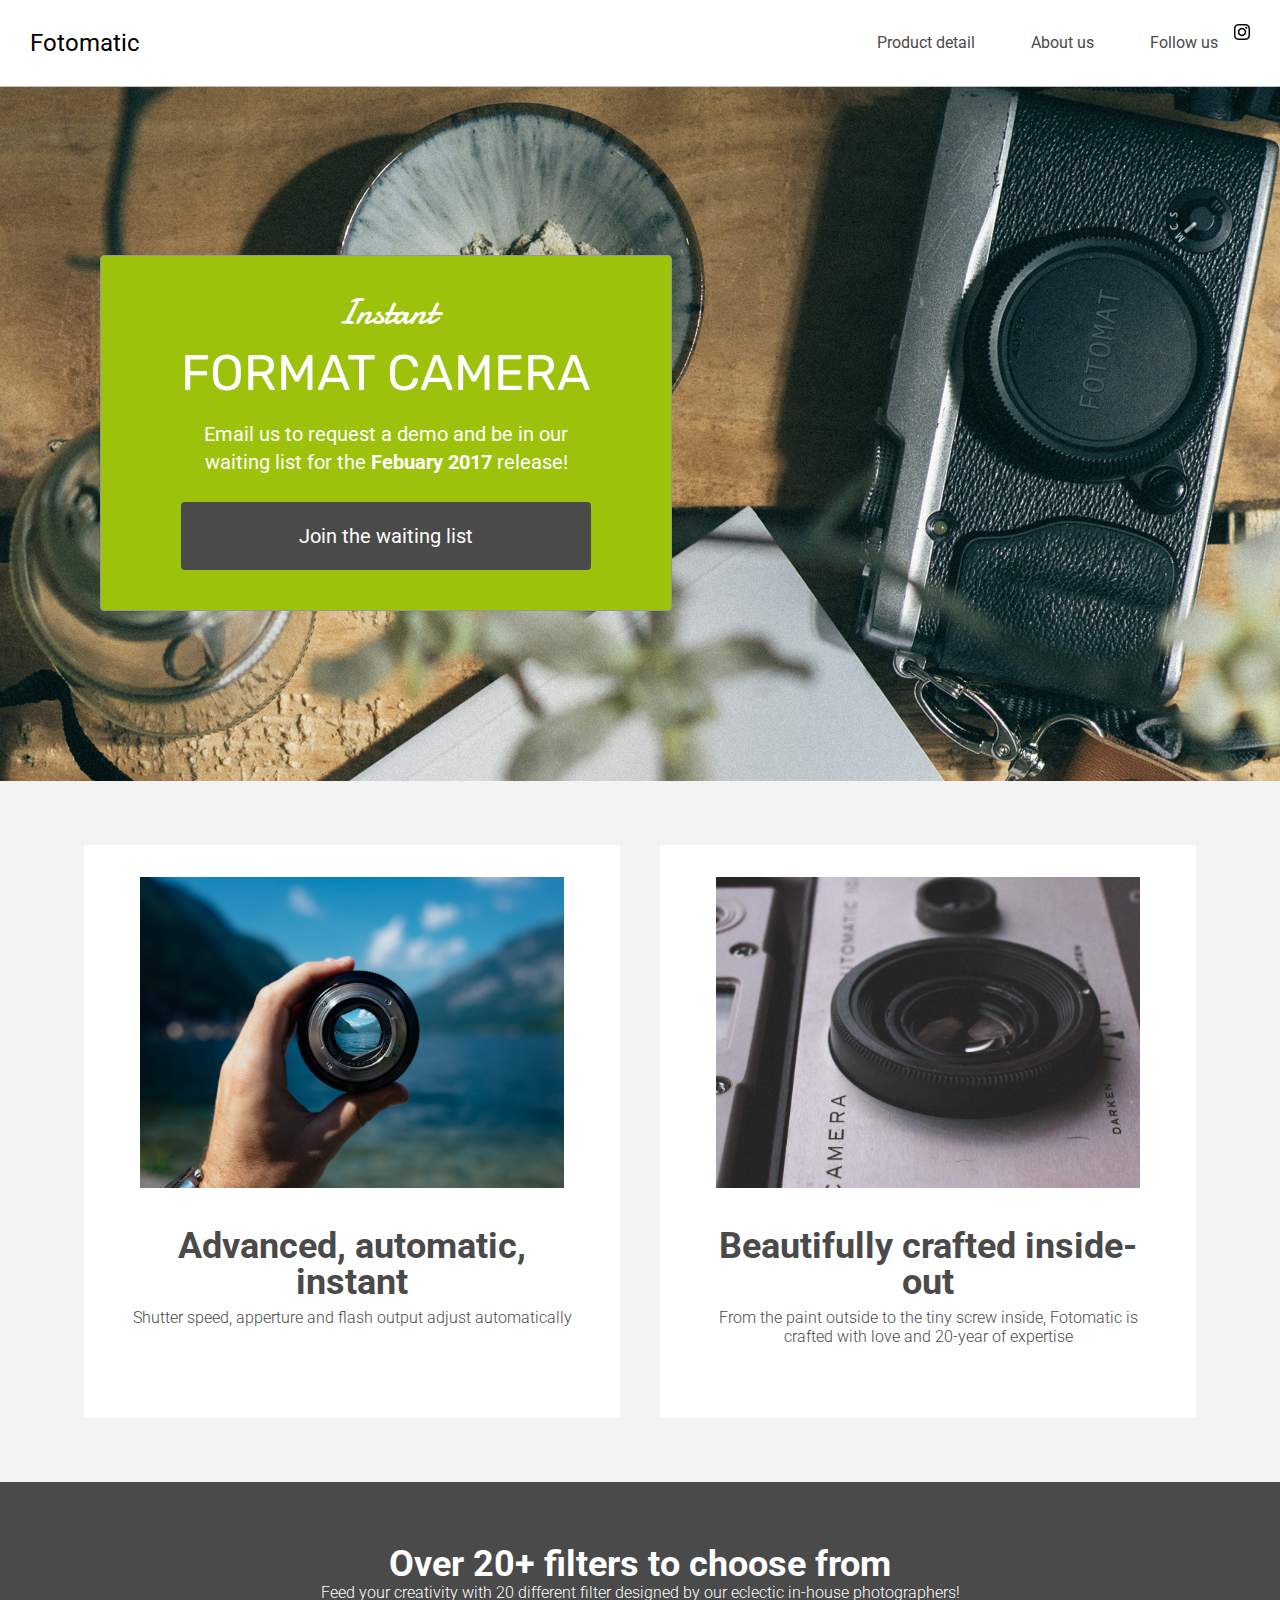
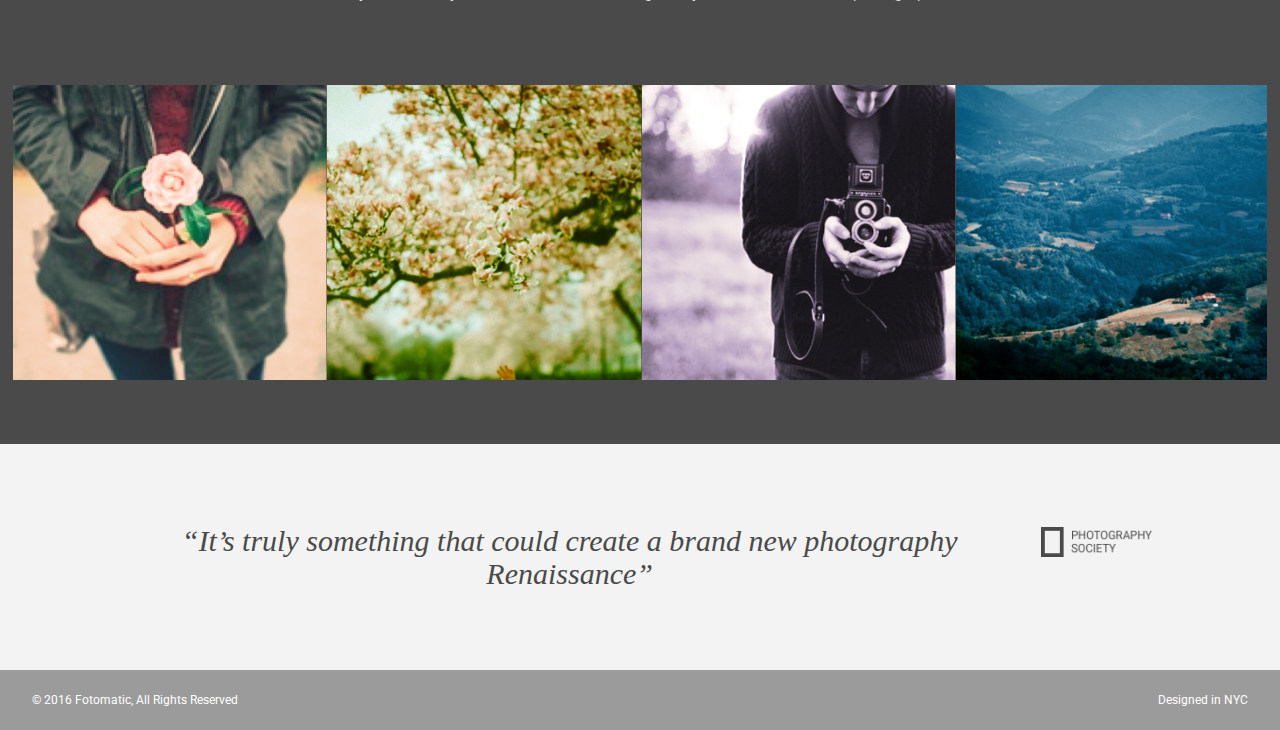
<file: Fotomatic/index.html>
<!--CODECADEMY:   Building Websites From Scratch
    UNIT:         06 (Days 1 - 3)
    PROJECT:      "Fotomatic"
    DESCRIPTION:
      In this unguided project you will fix a broken version of a responsive website called Fotomatic. You will update it to look and work exactly the same as the specs do. Download the broken code here and the specs here. You can also see a working version of the final product here.

    TOP TIPS:
      1. Key Mindset to all CSS postitioning problems:
            Important to break each component down into smaller components until you are working with a problem you've
            seen before and know how to solve. This mindset is the key to all CSS positioning problems.
      2. Debuggin:
            As you fix Fotomatic's bugs, remember to use the skills you acquired in the Chrome       DevTools article to help you decipher and update the site's CSS. Chrome DevTools are essential for debugging ; they allow you to view current style values, toggle rules, and test different rule values.
-->
<!DOCTYPE html>
<html>
<head>
  <link href="https://fonts.googleapis.com/css?family=Damion" rel="stylesheet">
  <link href="https://fonts.googleapis.com/css?family=Rubik" rel="stylesheet">
  <link href="https://fonts.googleapis.com/css?family=Roboto:300,400,600,700" rel="stylesheet">
  <!--load reset styling first!-->
  <link rel="stylesheet" href="./resources/css/reset.css">
  <link rel="stylesheet" href="./resources/css/style.css">
</head>
<body>
  <!-- Header -->
  <header>
    <div class="content">
      <a href="index.html" class="desktop logo">Fotomatic</a>
      <nav class="desktop">
        <ul>
          <li><a href="#">Product detail</a></li>
          <li><a href="#">About us</a></li>
          <li><a href="https://www.instagram.com/">Follow us <img class="icon" src="./resources/images/instagram.png"></a></li>
        </ul>
      </nav>
      <nav class="mobile">
        <ul>
          <li><a href="#"><img src="./resources/images/ic-logo.svg"></a></li>
          <li><a href="#"><img src="./resources/images/ic-product-detail.svg"></a></li>
          <li><a href="#"><img src="./resources/images/ic-about-us.svg"></a></li>
          <div class="btn-container"
            <li><a href="#" class="button">Join us</a></li>
          </div>
        </ul>
      </nav>
    </div>
  </header>

  <!-- Main Content -->
  <div class="main-content">

    <!-- Sign Up Section -->
    <div id="sign-up-section" class="banner">
      <div id="sign-up-cta">
        <div class="content center">
          <div class="header">
            <h2 class="cursive">Instant</h2>
            <h1 class="striking">FORMAT CAMERA</h1>
          </div>
          <div class="email">
            <span>
              Email us to request a demo and be in our waiting list for the <strong>Febuary 2017</strong> release!
            </span>
            <div class="button">Join the waiting list</div>
          </div>
        </div>
      </div>
    </div>

    <!-- Features Section -->
    <div id="features-section">
      <div class="feature">
        <div class="center">
          <div class="image-container">
            <img src="./resources/images/feature-1.png" />
          </div>
          <div class="content">
            <h2>Advanced, automatic, instant</h2>
            <h3>Shutter speed, apperture and flash output adjust automatically</h3>
          </div>
        </div>
      </div>
      <div class="feature">
        <div class="center">
          <div class="image-container">
            <img src="./resources/images/feature-2.png" />
          </div>
          <div class="content">
            <h2>Beautifully crafted inside-out</h2>
            <h3>From the paint outside to the tiny screw inside, Fotomatic is crafted with love and 20-year of expertise</h3>
          </div>
        </div>
      </div>
    </div>

    <!-- Filters Section -->
    <div id="filters-section">
      <div class="content center">
        <h2>Over 20+ filters to choose from</h2>
        <h3>Feed your creativity with 20 different filter designed by our eclectic in-house photographers!</h3>
      </div>
      <div class="images-container">
        <div class="image-container">
          <img src="./resources/images/filter-1.png" />
        </div>
        <div class="image-container">
          <img src="./resources/images/filter-2.png" />
        </div>
        <div class="image-container">
          <img src="./resources/images/filter-3.png" />
        </div>
        <div class="image-container extra">
          <img src="./resources/images/filter-4.png" />
        </div>
      </div>
    </div>

    <!-- Quotes Section -->
    <div id="quotes-section">
      <div class="content center">
        <span class="quote">“It’s truly something that could create a brand new photography Renaissance”</span>
        <img class="quote-citation" src="./resources/images/photography-logo.png" />
      </div>
    </div>

    <!-- Footer -->
    <footer>
      <div class="content">
        <span class="copyright">© 2016  Fotomatic, All Rights Reserved</span>
        <span class="location">Designed in NYC</span>
      </div>
    </footer>

  </div>
</body>
</html>
</file>
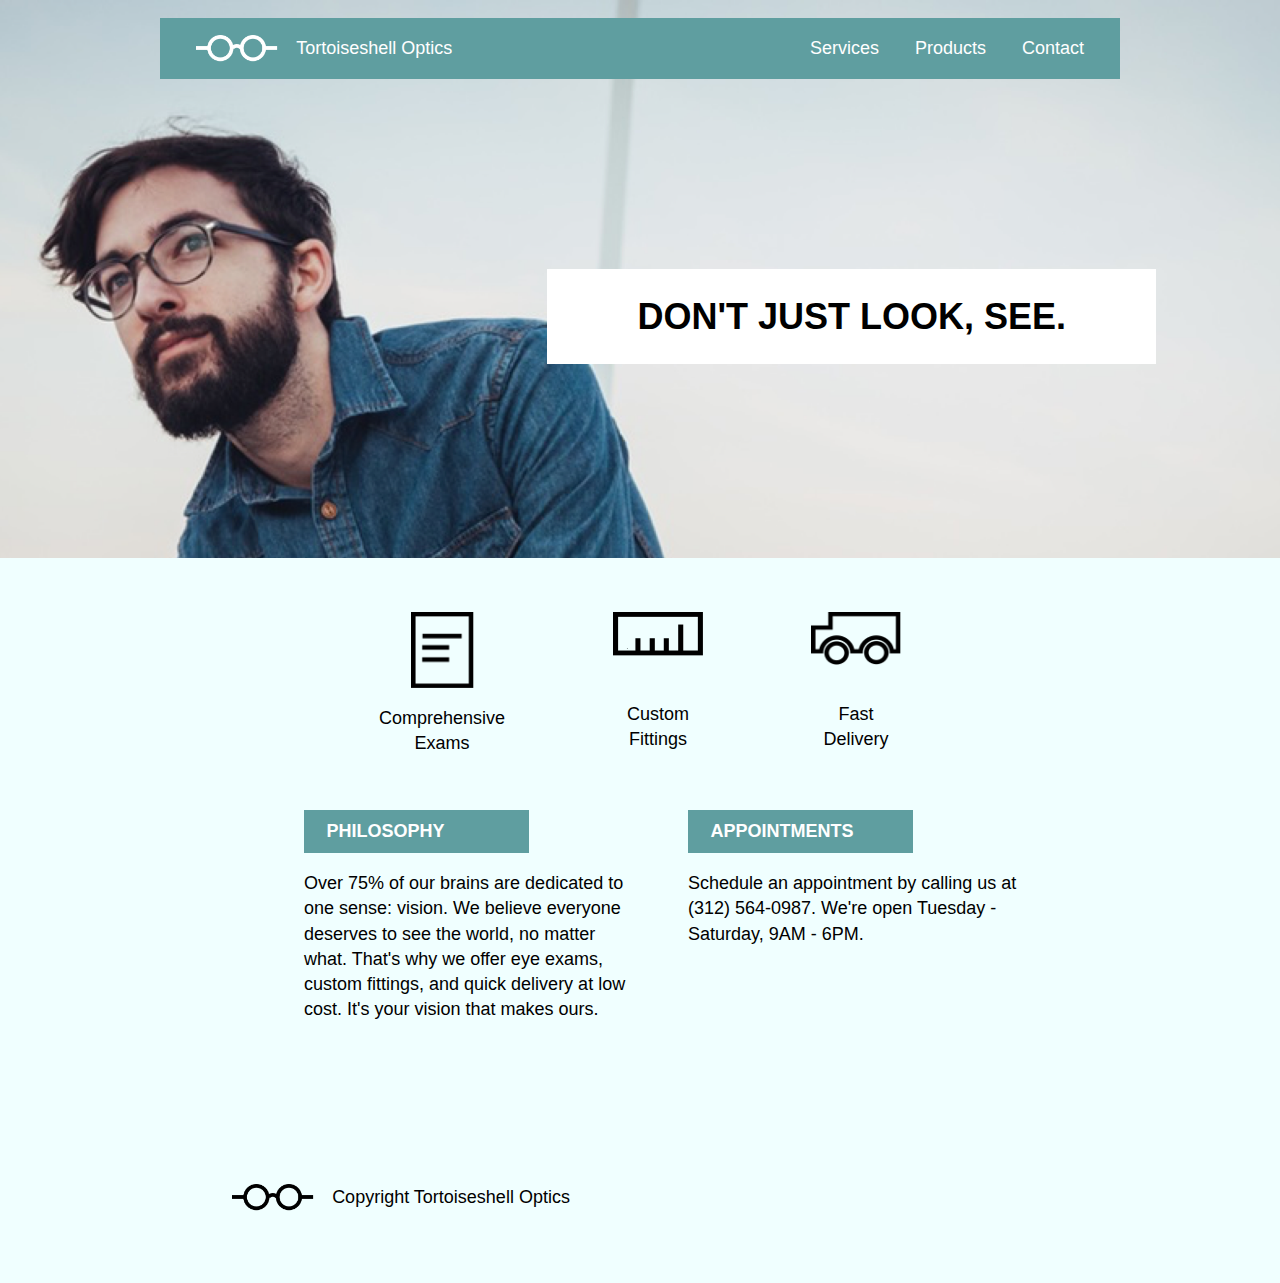
<file: TortoiseShellOptics/index.html>
<!--CODECADEMY:   Building Websites From Scratch
    UNIT:         05 (Days 10-12)
    PROJECT:      "Tortoiseshell Optics"
    DESCRIPTION:
      An unguided project to review our lessons on the Box Model, CSS Display & Position, CSS3 Flexbox (Flexible Box Layout) and Responsive Web Design (relative sizing and media queries).
      To see readme.txt for more details.

    TOP TIPS:
      1. Key Mindset to all CSS postitioning problems:
            Important to break each component down into smaller components until you are working with a problem you've
            seen before and know how to solve. This mindset is the key to all CSS positioning problems.
-->
<!DOCTYPE html>
<html>
  <head>
    <title>Tortoiseshell</title>
    <!--load reset stylesheet first-->
    <link href="./resources/css/reset.css" type="text/css" rel="stylesheet"/>
    <link href="./resources/css/style.css" type="text/css" rel="stylesheet"/>
  </head>
  <body>

    <!--MAIN BANNER (incl. logo, navigation, & welcome text)-->
    <div class="main-banner">
      <!--header with logo & navigation-->
      <div class="header">
        <div class="container">
          <div class="logo">
            <img src="./resources/images/logo-white.png" alt="glasses logo"/>
            <span>Tortoiseshell Optics</span>
          </div>
          <nav class="main-nav-bar">
            <!--default navigation bar-->
            <ul class="large-nav">
              <li><a href="#">Services</a></li>
              <li><a href="#">Products</a></li>
              <li><a href="#">Contact</a></li>
            </ul>
            <!--hidden nav (for small screens e.g.mobiles)-->
            <ul class="mobile-nav">
              <li><a href="#">Menu</a></li>
            </ul>
          </nav>
        </div>  <!--e/o .container-->
      </div>  <!--e/o .header-->

      <!--welcome text-->
      <div class="welcome-poster">
        <div class="container">
          <span>DON'T JUST LOOK, SEE.</span>
        </div>
      </div>
    </div> <!--e/o .main-banner-->

    <!--SERVICES -->
    <div class="service-gallery">
      <div class="container2">
        <div class="services">
          <div class="service">
            <div class="service-image exams">
              <a href="#"><img src="./resources/images/paper-icon.png" alt="paper icon" /></a>
            </div>
            <div class="service-description">
              <span class="line1">Comprehensive</span>
              <span class="line2">Exams</span>
            </div>        </div>
          <div id="fittings" class="service">
            <div class="service-image">
              <a href="#"><img src="./resources/images/ruler-icon.png" alt="ruler icon" /></a>
            </div>
            <div class="service-description">
              <span class="line1">Custom</span>
              <span class="line2">Fittings</span>
            </div>
          </div>
          <div id="delivery" class="service">
            <div class="service-image">
              <a href="#"><img src="./resources/images/truck-icon.png" alt="truck icon" /></a>
            </div>
            <div class="service-description">
              <span class="line1">Fast</span>
              <span class="line2">Delivery</span>
            </div>
          </div>
        </div>  <!--e/o .services-->
      </div>  <!--e/o .container-->
    </div>  <!--e/o .service-gallery-->

    <!--COMPANY INFO-->
    <div class="company-info container">
      <div class="info">
        <span class="title">PHILOSOPHY</span>
        <span class="text">
          Over 75% of our brains are dedicated to one sense: vision.
          We believe everyone deserves to see the world, no matter what.
          That's why we offer eye exams, custom fittings, and quick delivery at
          low cost.  It's your vision that makes ours.
        </span>
      </div>
      <div class="info">
        <span class="title">APPOINTMENTS</span>
        <span class="text">
          Schedule an appointment by calling us at (312) 564-0987.  We're open
          Tuesday - Saturday, 9AM - 6PM.
        </span>
      </div>
    </div>  <!--e/o .company-info-->

    <!--FOOTER-->
    <footer>
      <div class="container">
          <div class="logo">
            <img src="./resources/images/logo-black.png" alt="glasses logo"/>
            <span>Copyright Tortoiseshell Optics</span>
          </div>
      </div>
    </footer>

  </body>
</html>
</file>
<file: Fotomatic/resources/css/style.css>
/* Universal Styles */

html {
  font-family: "Roboto", sans-serif;
  font-size: 16px;      /*base font size (1rem = 16px)*/
}

.main-content {
  position: relative;
  top: 5.3125rem;       /* To offset for fixed header. */
}

.center {
  text-align: center;
}

.button {
  border-radius: 4px;
  background-color: #4a4a4a;
  color: white;
}

.image-container {
  overflow: hidden;
}

.image-container img {
  display: block;
}

@media only screen and (max-width: 760px) {
  .main-content {
    top: 2.5625rem;
  }
}

/*----------------------------------------------------------------------------------------*/
/* Header */

header {
  position: fixed;
  width: 100%;
  border-bottom: solid 1px #c6c1c1;
  background-color: white;
  z-index: 1;
}

header .content {
  display: flex;
  align-items: center;
  padding: 1.875rem;
}

header .logo {
  flex: 1;    /*flex grow = 1; logo element takes up all available screen width upon widening screen*/
  font-size: 1.5rem;
}

header nav ul {
  display: flex;
}

nav li {
  padding-left: 3.5rem;
}

nav a {
  vertical-align: bottom; /*specifies the vertical alignment of an inline or table-cell box*/
  line-height: 1.6;       /*1.6 x element's font-size (i.e. 1.4 x 1rem = 1.4 x 16px)*/
  font-size: 1rem;
  color: #4a4a4a;
}

header .icon {
  width: 1rem;
  padding-left: .75rem;
  /*vertical-align: super;*/  /*align the instagram icon slightly higher*/
  
  position: relative;         /*align the instagram icon slightly higher (removed from html flow)*/
  top: -0.5rem;               /*by this much distance up relative to where it would've been*/
}

header .mobile {
  display: none;
}


@media only screen and (max-width: 760px) { /*for TABLET screens (portrait or landscape orientation)*/
  header .desktop {
    display: none;
  }

  header .mobile {  /*mobile navigator*/
    display: block;
    width: 100%;    /*mobile navigator to take up full container (parent) width*/
  }

  header .content {
    padding: 1.5rem;  /*0.5rem 0*/
  }

  header .mobile ul {
    display: flex;
    justify-content: space-around;  /*space will nicely grow/shrink along with screen width*/
    align-items: center;
    width: 100%;
  }

  header .mobile li {
    padding: 0;
  }

  header .mobile .btn-container {
    margin-bottom: 1.25%;
  }

  header .mobile .button {
    padding: .1875rem .5rem;
    background-color: #9dc20b;
    line-height: 1.6;
    color: white;    
  }

}

@media only screen and (max-width: 450px) { /*for mobile phone screens (either portrait or landscape orientation)*/
  header .desktop {
    display: none;
  }

  header .mobile {
    display: block;
    width: 100%;
  }

  header .content {
    padding: 1.25rem;  /*1.5rem*/
  }

  header .mobile ul {
    display: flex;
    justify-content: space-around;
    align-items: center;
    width: 100%;
  }

  header .mobile li {
    padding: 0;
  }

  header .mobile .btn-container {
    margin-bottom: 2%;
  }

  header .mobile .button {
    padding: .1875rem .5rem;
    background-color: #9dc20b;
    line-height: 1.6;
    color: white;
    /*margin-bottom: 10%;*/
  }
}

/*----------------------------------------------------------------------------------------*/
/* Sign Up Section */

#sign-up-section {
  display: flex;
  justify-content: flex-start;
  align-items: flex-start;
  height: 43.5rem;      /*approx. 670px (calculated from element box element sizes)*/
  background-image: url("../images/banner-landingpage.jpg");
  background-repeat: no-repeat;
  background-size: cover;   /*proportionally scales background image to container*/
  background-position: center;

}

#sign-up-cta {  /*cta = call to action*/
  padding: 0 5rem 2.5rem 5rem;
  border: solid 1px #979797;
  border-radius: 4px;
  background-color: #9dc20b;
  margin: 10.625rem 6.25rem;    /*170px 100px;*/
}

#sign-up-cta .content {
  width: 25.625rem;
  margin-top: 2rem;
  font-family: "Roboto", sans-serif;
  font-size: 1.25rem;
  line-height: 1.4;
  color: white;
}

#sign-up-cta h1 {
  font-size: 3.125rem;
}

#sign-up-cta h2 {
  font-size: 2.25rem;
}

#sign-up-cta span strong {
  font-weight: bold;
}

#sign-up-cta .cursive {
  font-family: "Damion", cursive;
}

#sign-up-cta .striking {
  font-family: "Rubik", sans-serif;
  padding-bottom: .75rem;
}

#sign-up-cta .button {
  margin-top: 1.625rem;
  padding: 1.25rem 7.25rem;
}

@media only screen and (max-width: 760px) {
  #sign-up-section {
    align-items: center;
    justify-content: center;
    height: 28rem;
  }

  #sign-up-cta {
    position: static;
    width: auto;  /*element content width calculated automatically at full container width, less element's horizontal margins and paddings*/
    height: auto; /*element content height calculated automatically at full container width, less element's vertical margins and paddings*/
    background-color: transparent;
    border: none;
  }

  #sign-up-cta .content {
    margin-top: 0;
  }

  #sign-up-cta .email {
    display: none;
  }

  #sign-up-cta h1 {
    font-size: 3.125rem;
  }

  #sign-up-cta h2 {
    font-size: 2.25rem;
  }
}

@media only screen and (max-width: 450px) {
  #sign-up-section {
    height: 20rem;
  }

  #sign-up-cta h1 {
    font-size: 2.25rem;
  }

  #sign-up-cta h2 {
    font-size: 2rem;
  }
}

/*----------------------------------------------------------------------------------------*/
/* Features Section */

#features-section {
  display: flex;
  justify-content: space-between;
  padding: 4rem 5%;
  background-color: #f3f3f3;
}

.feature {
  flex: 1;
  padding: 2rem;
  margin: 0px 1.25rem;
  background-color: white;

}

.feature .image-container {
  width: 90%;       /*width of this container's content at 90% of this container's width*/
  height: 65%;
  margin: 0 auto;   /*content centred*/
}

.feature .image-container img {
  max-width: 100%;
  height: auto;
  display: block;
}

.feature .content {
  margin: 40px 2%;
}
.feature h2 {
  padding-bottom: .5rem;
  font-size: 2.25rem;
  font-weight: bold;
  color: #4a4a4a;
}

.feature h3 {
  font-size: 1rem;
  line-height: 1.2;
  font-weight: 300;
  color: #4a4a4a;
}

@media only screen and (max-width: 890px) { /*for tablet in landscape orientation*/
  .feature h2 {
    font-size: 1.125rem;
    line-height: 1.3;
    font-weight: normal;
  }

  .feature h3 {
    font-size: .875rem;
    line-height: 1.4;
  }
}

@media only screen and (max-width: 760px) { /*for tablet in portrait orientation*/
  #features-section {
    flex-flow: column;  /*flex-wrap: nowrap | flex-direction: column*/
    padding: 0;
  }

  .feature {
    margin: 0;
    padding: 1.25rem 1rem 0 1rem;
  }
}

/*----------------------------------------------------------------------------------------*/
/* Filters Section */

#filters-section {
  padding: 4rem 0;
  background-color: #4a4a4a;
}

#filters-section .content {
  padding: 0 .625rem;
  margin-bottom: 5rem;
}

#filters-section .content h2 {
  font-size: 2.25rem;
  font-weight: bold;
  color: white;
}

#filters-section .content h3 {
  font-size: 1rem;
  line-height: 1.4;
  font-weight: 300;
  color: white;
}

#filters-section .images-container {
  max-width: 100%;
  padding: 0 1%;
  display: flex;
}

#filters-section .image-container img {
  max-width: 100%;
  height: auto;
}

@media only screen and (max-width: 760px) {
  #filters-section {
    padding: 1.5rem 0 0 0;
  }

  #filters-section .content {
    margin-bottom: 1rem;
  }

  #filters-section .content h2 {
    padding-bottom: .625rem;
    font-size: 1.125rem;
    line-height: 1.3;
    font-weight: normal;
  }

  #filters-section .content h3 {
    font-size: .875rem;
    line-height: 1.4;
  }

  #filters-section .images-container {
    padding: 0;
  }

  #filters-section .extra {
    display: none;
  }
}

/*----------------------------------------------------------------------------------------*/
/* Quotes Section */

#quotes-section {
  background-color: #f3f3f3;
}

#quotes-section .content {
  padding: 5rem 10%;
  display: flex; /**/
  justify-content: center;
}

#quotes-section .quote {
  padding-right: 1.875rem;
  font-family: "Palatino", serif;
  font-size: 1.875rem;
  line-height: 1.1;
  font-style: italic;
  color: #4a4a4a;
}

#quotes-section .quote-citation {
  height: 1.875rem;
  padding-top: 0.2rem;  /*vertical-align: bottom;*/

}

@media only screen and (max-width: 760px) {
  #quotes-section .content {
    padding: 1.875rem .625rem;
  }

  #quotes-section .quote {
    font-size: 1.5rem;
    line-height: 1.4;
  }

  #quotes-section .quote-citation {
    display: block;
    padding-top: 1rem;
    margin: auto;
  }
}

@media only screen and (max-width: 450px){
  #quotes-section .content {
    padding: 5rem 5%;
    display: flex; /**/
    justify-content: center;
    flex-direction: column;
  }

  #quotes-section .quote {
    padding: 0;
  }
}

/*----------------------------------------------------------------------------------------*/
/* Footer */

footer {
  background-color: #9b9b9b;
  padding: 1.5rem 2rem;
}

footer .content {
  color: white;
  display: flex;
  font-size: .75rem;
}

footer .copyright {
  flex-grow: 1;
}

@media only screen and (max-width: 760px) {
  footer .content {
    font-size: .625rem;
  }
}

@media only screen and (max-width: 450px) {
  footer .content {
    font-size: .625rem;
  }
}
</file>
<file: TortoiseShellOptics/resources/css/style.css>
/*	CODECADEMY:   Building Websites From Scratch
    UNIT:         05 (Days 10-12)
    PROJECT:      "Tortoiseshell Optics"
    DESCRIPTION:
      An unguided project to review our lessons on the Box Model, CSS Display & Position, CSS3 Flexbox (Flexible Box Layout) and Responsive Web Design (relative sizing and media queries).
			To see readme.txt for more details.

    TOP TIPS:
      1. Key Mindset to all CSS postitioning problems:
            Important to break each component down into smaller components until you are working with a problem you've
            seen before and know how to solve. This mindset is the key to all CSS positioning problems.
*/
/* GLOBAL
 * ------
 */
html,
body {
  font-family: Helvetica, sans-serif;
  font-size: 18px;          /*base font size (i.e. 1em = 18px)*/
  line-height: 1.4;
  margin: 0;
  background-color: azure;
}

.container {
  max-width: 960px; /*standard container at 960px max-width*/
  margin: 0 auto;   /*no vertical margin, auto horizontal margin to centre content*/
}

/* MAIN BANNER (with header & welcome text box)
 * -----------
 */
.main-banner {
  height: 31rem;
  background-image: url('../images/glasses-bg.png');
  background-repeat: no-repeat;
  background-size: cover;   /*proportionally scales background image to container*/
  background-position: center;
}

.header {
  padding-top: 1rem;
}
.header .container {
  display: flex;
  align-items: center;
  justify-content: space-between;
  color: white;
  font-family: Helvetica;
  font-size: 1rem;
  background-color: cadetblue;
}
.logo {
  display: flex;
  align-items: center;
  margin-left: 2rem;
}
.logo img {
  height: 1.5rem;
}
.logo span {
  margin-left: 1rem;
}
.main-nav-bar ul {
  display: flex;
  align-items: center;
}
.main-nav-bar li {
  padding: 1rem 2rem 1rem 0;
}
.main-nav-bar li a {
  color: white;
  text-decoration: none;
}

.welcome-poster {
  /*position: relative;
  top: 10rem;*/
  margin-top: 12rem;
}
.welcome-poster .container {
  position: relative;
  left: 2rem;
  text-align: right;    /*aligns container to the right*/
}
.welcome-poster span {
  padding: 1.5rem 5rem;
  background-color: white;
  font-family: Helvetica;
  font-weight: bold;
  font-size: 2rem;
  line-height: 1.2;
}

/* SERVICES-GALLERY
 * ----------------
 */
.service-gallery {
}
.service-gallery .container {
}
.services {
  display: flex;
  justify-content: center;
  flex-wrap: nowrap;          /*flex items wrap when container not wide enough*/
  margin: 3rem auto;        /*auto = to centre on horizontal axis*/
  min-height: 8rem;         /*cannot be smaller than height of one .service element*/
}
.services .service {
    /*max-width: 30%;*/
    display: flex;
    flex-direction: column;
    align-content: space-between;
    height: 8rem;/*100%;*/
    margin: 0 3rem;
}
.service-image {
  display: flex;
  justify-content: center;
  /*align-items: flex-start;*/
  height: 40%;
  padding-bottom: 2rem;
}
.service-image img {
  max-width: 5rem;
  height: auto;
  display: block;
}
.service-image.exams img {
  max-width: 3.5rem;
}
.service-description {
  height: 40%;
  display: flex;
  flex-direction: column;       /*so that lines 1 & 2 appears on different lines*/
  justify-content: flex-start;
  align-items: center;
}

/* COMPANY-INFO
 * ------------
 */
.company-info.container {
  display: flex;
  justify-content: center;
}
.info {
  width: 35%;
  display: flex;          /*.title & span = flex items*/
  flex-direction: column; /*flex items to stack ontop of each other*/
  margin-left: 5%;
  margin-bottom: 5rem;
}
.info .title {
  color: white;
  font-family: Helvetica;
  font-weight: bold;
  font-size: 1rem;
  background-color: cadetblue;
  width: 10rem; /*8.75rem*/
  padding: 0.5rem 1.25rem;
  margin-bottom: 1rem;
}
.info .txt {
  /*no styling yet*/
}

/* FOOTER
 * ------
 */
 footer {
   padding: 4rem 4rem;
 }
 footer .logo {
   /*see inherited styling above*/
   margin-left: 4rem;
 }


 /*MEDIA QUERIES
  *-------------
  */

/*simulate small phone screen width
 */
@media only screen and (max-width: 470px){
  /*global changes*/
  .container {
    max-width: 100%;   /*full screen width*/
    margin: 0 auto;    /*no vertical margin, auto horizontal margin to centre content*/
  }
  /*MAIN-BANNER (incl. header/navigation) changes*/
  .main-banner{
    height: 17rem;
    background-position: 20%;
  }
  .header {            /* header/navigation-bar snaps to top */
    padding-top: 0;
  }
  .logo span {
    display: none;     /*hide the logo text (and don't preserve its space)*/
  }
  .main-nav-bar .large-nav {
    display: none;     /*hide default navigation bar (and don't preserve its space)*/
  }
  .main-nav-bar .mobile-nav {
    display: block;
  }
  .welcome-poster {
    margin-top: 9rem;
  }
  .welcome-poster .container {
    position: static;     /*no longer relative*/
    display: block;       /*stretch full screen*/
    text-align: center;
  }
  .welcome-poster span {
    display: block;       /*take up entire container width*/
    font-size: 1rem;
    padding: 1rem;
  }
  /*SERVICES*/
  .service-gallery {
    margin-top: 3.77rem;
    margin-bottom: 3.77rem;
  }
  .services {
    display: flex;
    align-items: center;
    justify-content: center;
    flex-direction: column;
  }
  .services .service {
    margin-bottom: 1.54rem;
  }
  #fittings.service,
  #delivery.service {
    height: 5rem;/*100%;*/
  }
  #fittings .service-description,
  #delivery .service-description {
    display: block;
  }
  /*COMPANY-INFO*/
  .company-info.container {
    /*display: flex;
    flex-direction: column;*/
    display: block;
  }
  .info {
    display: flex;
    flex-direction: column;
    width: 100%;
    margin: 0;
  }
  .info .title {
    width: 100%;
    text-align: center;
    padding: 0.5rem 0;
    margin-bottom: 0rem;
  }
  .info .text {
    font-family: Helvetica;
    font-size: 0.77rem;
    padding: 1rem 0.25rem 4rem 0.25rem;
  }
  /*FOOTER*/
  footer.container {
    display: block;
  }
  footer .logo {
    display: flex;
    align-items: center;
    justify-content: center;
    margin-left: 0;
  }
  footer .logo span {
    display: none;
  }
}


/*simulate tablet screen width (portrait orientation)
 */
@media only screen and (min-width: 470px) and (max-width: 768px){
  /*GLOBAL*/
  .container {
    max-width: 100%;   /*full screen width*/
    margin: 0 auto;    /*no vertical margin, auto horizontal margin to centre content*/
  }
  /*MAIN-BANNER (incl. header/navigation) changes*/
  .main-banner{
    height: 19rem;
    background-position: 20%;
  }
  .header {            /* header/navigation-bar snaps to top */
    padding-top: 0;
  }
  .main-banner{
    height: 22rem;
  }
  .logo span {
    display: none;     /*hide the logo text (and don't preserve its space)*/
  }
  .main-nav-bar .mobile-nav {
    display: none;       /*hide small navigation bar (and don't preserve its space)*/
  }
  .welcome-poster {
    margin-top: 15rem;   /*slightly higher*/
  }
  .welcome-poster .container {
    position: relative;  /*still relative position*/
    left: -2rem;         /*but container now shifted 2rem LEFT*/
  }
  .welcome-poster span {
    padding: 1rem 4rem;
    font-size: 1.33rem;
  }
  /*SERVICES*/
  .services {
    flex-wrap: wrap;
  }
  /*COMPANY-INFO*/
  .company-info.container {
    /*display: flex;
    flex-direction: column;*/
    display: block;
  }
  .info {
    display: flex;
    flex-direction: column;
    width: 100%;
    margin: 0;
  }
  .info .title {
    width: 100%;
    text-align: center;
    padding: 0.5rem 0;
    margin-bottom: 0rem;
  }
  .info .text {
    font-family: Helvetica;
    font-size: 0.77rem;
    padding: 1rem 0.25rem 4rem 0.25rem;
  }
  /*FOOTER*/
  footer.container {
    display: block;
  }
  footer .logo {
    display: flex;
    align-items: center;
    justify-content: center;
    margin-left: 0;
  }
  footer .logo span {
    display: none;
  }
}

/*simulate tablet screen width (landscape)
 */
@media only screen and (min-width: 768px) and (max-width: 1024px) {
  /*GLOBAL*/
  .container {
    max-width: 100%;   /*full screen width*/
    margin: 0 auto;    /*no vertical margin, auto horizontal margin to centre content*/
  }
  /*MAIN-BANNER*/
  .main-banner{
    height: 22rem;
  }
  .header {            /* header/navigation-bar snaps to top */
    padding-top: 0;
  }
  .main-nav-bar .mobile-nav {
    display: none;       /*hide small navigation bar (and don't preserve its space)*/
  }
  .welcome-poster {
    margin-top: 7rem;   /*slightly higher*/
  }
  .welcome-poster .container {
    position: relative;  /*still relative position*/
    left: -2rem;         /*but container now shifted 2rem LEFT*/
  }
  .welcome-poster span {
    padding: 1.5rem 4rem;
    font-size: 1.33rem;
  }
  /*SERVICES*/
  .services {
    flex-wrap: wrap;
  }
}

 /*simulate desktop PC screen width
  */
 @media only screen and (min-width: 1024px){
   .main-nav-bar .mobile-nav {
     display: none;       /*hide small navigation bar (and don't preserve its space)*/
   }
 }

 /* TROUBLESHOOTING
  * ---------------
  */
 /*To Outline an item - COMMENT OUT WHEN READY*/
 .box {
   border: 1px solid red;
 }
 .box2 {
   border: 1px dotted blue;
 }
</file>
